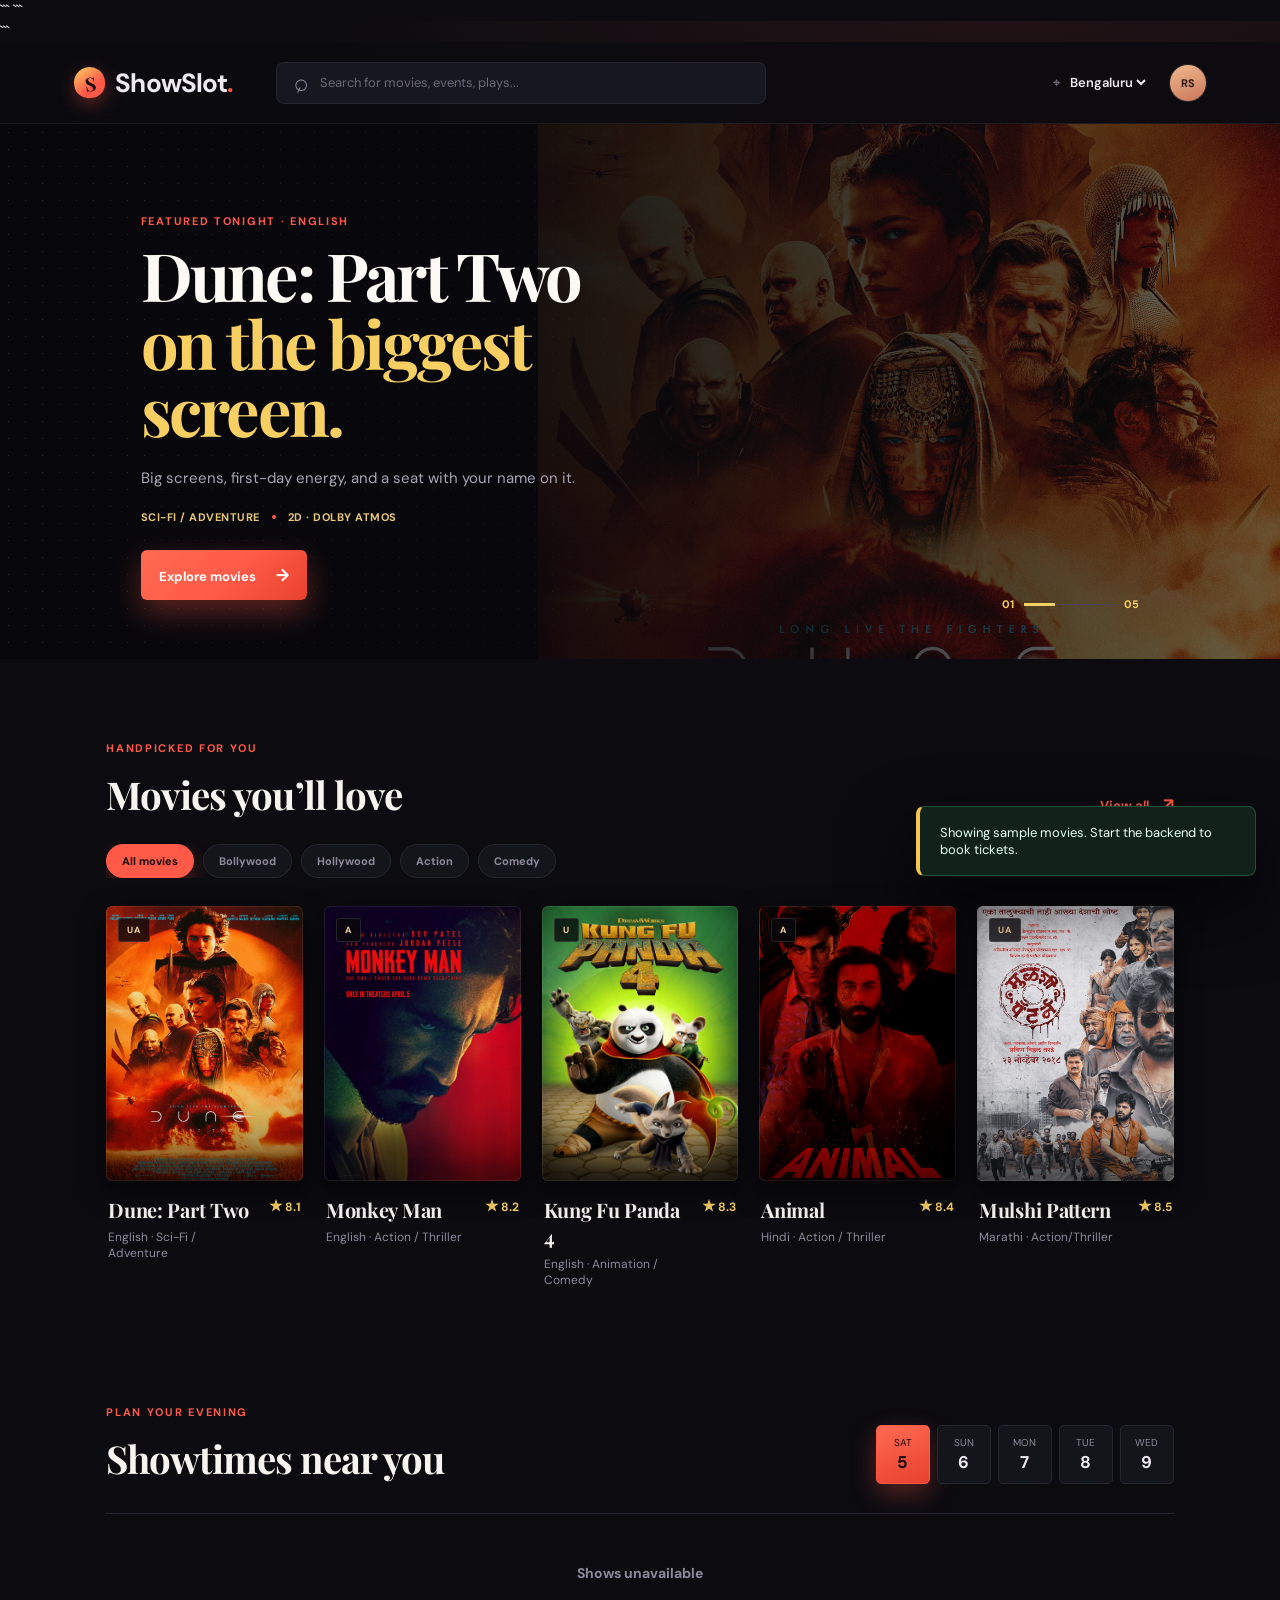
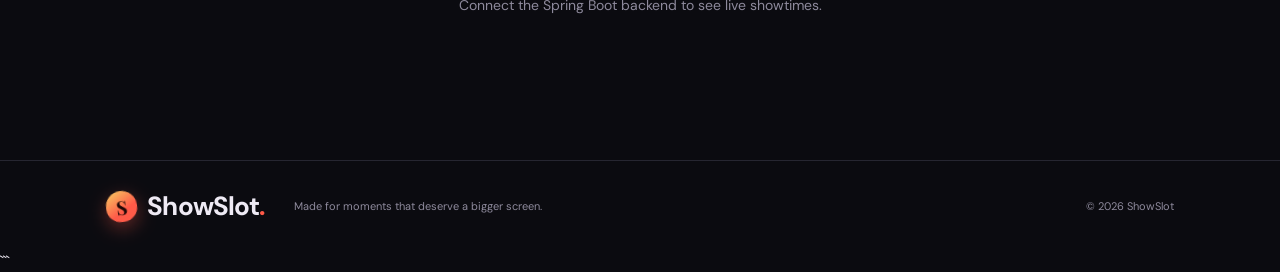
<file: ShowSlot-UI/index.html>
<!DOCTYPE html>

<html lang="en">
<head>
    <meta charset="UTF-8">
    <meta name="viewport" content="width=device-width, initial-scale=1.0">
    <meta name="description" content="Discover movies, showtimes and book your perfect seats.">
    <meta name="theme-color" content="#171719">
    <title>ShowSlot | Movies, Events & More</title>

```
<link rel="preconnect" href="https://fonts.googleapis.com">
<link rel="preconnect" href="https://fonts.gstatic.com" crossorigin>

<link
    href="https://fonts.googleapis.com/css2?family=DM+Sans:wght@400;500;600;700&family=Playfair+Display:wght@600;700&display=swap"
    rel="stylesheet"
>

<link rel="stylesheet" href="style.css">
```

</head>

<body>
    <div class="site-shell">

```
    <!-- =========================
         HEADER
    ========================== -->

    <header class="topbar">

        <a
            class="brand"
            href="#top"
            aria-label="ShowSlot home"
        >
            <span class="brand-mark" aria-hidden="true">S</span>

            <span class="brand-name" style="font-size: 1.25em;">ShowSlot<span class="brand-dot">.</span></span>
        </a>

        <label class="search-box">
            <span class="search-icon" aria-hidden="true">⌕</span>

            <input
                id="searchInput"
                type="search"
                placeholder="Search for movies, events, plays..."
                autocomplete="off"
                aria-label="Search movies, events and plays"
            >
        </label>

        <div class="header-actions">

            <label class="city-picker">
                <span aria-hidden="true">⌖</span>

                <select
                    id="citySelect"
                    aria-label="Select city"
                >
                    <option value="Bengaluru">Bengaluru</option>
                    <option value="Mumbai">Mumbai</option>
                    <option value="Delhi">Delhi</option>
                </select>
            </label>

            <button
                id="profileButton"
                class="profile-button"
                type="button"
                aria-label="Account"
            >
                RS
            </button>

        </div>
    </header>


    <!-- =========================
         MAIN CONTENT
    ========================== -->

    <main id="top">

        <!-- HERO -->

        <section
            class="hero-section"
            aria-label="Featured movie"
        >

            <div class="hero-image-wrap">
                <img
                    id="heroImage"
                    class="hero-image"
                    src="https://images.unsplash.com/photo-1534447677768-be436bb09401?w=1600"
                    alt="Featured movie artwork"
                >
            </div>

            <div class="hero-copy">

                <p class="eyebrow">
                    Featured tonight ·
                    <span id="heroLanguage">Now showing</span>
                </p>

                <h1 id="heroTitle">
                    Find a story<br>
                    <em>worth leaving home for.</em>
                </h1>

                <p
                    id="heroDescription"
                    class="hero-description"
                >
                    Big screens, first-day energy, and a seat with your name on it.
                </p>

                <div class="hero-details">

                    <span id="heroGenre">
                        Cinema · Experience
                    </span>

                    <i aria-hidden="true"></i>

                    <span>
                        2D · Dolby Atmos
                    </span>

                </div>

                <button
                    id="heroBrowseButton"
                    class="primary-button"
                    type="button"
                >
                    Explore movies
                    <span aria-hidden="true">→</span>
                </button>

            </div>

            <div
                class="hero-meta"
                aria-hidden="true"
            >
                <span>01</span>
                <i></i>
                <span id="heroCount">05</span>
            </div>

        </section>


        <!-- =========================
             MOVIES
        ========================== -->

        <section
            class="content-section"
            id="moviesSection"
            aria-labelledby="moviesHeading"
        >

            <div class="section-heading">

                <div>

                    <p class="eyebrow">
                        Handpicked for you
                    </p>

                    <h2 id="moviesHeading">
                        Movies you’ll love
                    </h2>

                </div>

                <button
                    id="viewAllButton"
                    class="text-button"
                    type="button"
                >
                    View all
                    <span aria-hidden="true">↗</span>
                </button>

            </div>


            <!-- Movie filters -->

            <div
                id="movieFilters"
                class="filter-rail"
                aria-label="Movie categories"
            >

                <button
                    class="filter-button active"
                    data-filter="All"
                    type="button"
                    aria-pressed="true"
                >
                    All movies
                </button>

                <button
                    class="filter-button"
                    data-filter="Hindi"
                    type="button"
                    aria-pressed="false"
                >
                    Bollywood
                </button>

                <button
                    class="filter-button"
                    data-filter="English"
                    type="button"
                    aria-pressed="false"
                >
                    Hollywood
                </button>

                <button
                    class="filter-button"
                    data-filter="Action"
                    type="button"
                    aria-pressed="false"
                >
                    Action
                </button>

                <button
                    class="filter-button"
                    data-filter="Comedy"
                    type="button"
                    aria-pressed="false"
                >
                    Comedy
                </button>

            </div>


            <!-- Movie cards are populated by app.js -->

            <div
                id="movieGrid"
                class="movie-grid"
                aria-live="polite"
                aria-busy="true"
            >
                <div class="loading-state">
                    <span class="loader" aria-hidden="true"></span>
                    Finding the best stories...
                </div>
            </div>

        </section>


        <!-- =========================
             SHOWTIMES
        ========================== -->

        <section
            class="showtimes-section"
            id="showtimesSection"
            aria-labelledby="showtimesHeading"
        >

            <div class="section-heading showtimes-heading">

                <div>

                    <p class="eyebrow">
                        Plan your evening
                    </p>

                    <h2 id="showtimesHeading">
                        Showtimes near you
                    </h2>

                </div>

                <div
                    id="datePicker"
                    class="date-picker"
                    aria-label="Choose date"
                ></div>

            </div>


            <div
                id="showList"
                class="show-list"
                aria-live="polite"
                aria-busy="true"
            >
                <div class="loading-state">
                    <span class="loader" aria-hidden="true"></span>
                    Loading showtimes...
                </div>
            </div>

        </section>

    </main>


    <!-- =========================
         FOOTER
    ========================== -->

    <footer class="footer">

        <div class="brand footer-brand">

            <span
                class="brand-mark"
                aria-hidden="true"
            >
                S
            </span>

            <span class="brand-name" style="font-size: 1.25em;">ShowSlot<span class="brand-dot">.</span></span>

        </div>

        <span>
            Made for moments that deserve a bigger screen.
        </span>

        <span>
            © 2026 ShowSlot
        </span>

    </footer>

</div>


<!-- =========================
     SEAT BOOKING MODAL
========================== -->

<div
    id="bookingModal"
    class="modal-backdrop"
    hidden
>

    <section
        class="booking-modal"
        role="dialog"
        aria-modal="true"
        aria-labelledby="modalTitle"
    >

        <button
            id="closeModalButton"
            class="close-button"
            type="button"
            aria-label="Close booking dialog"
        >
            ×
        </button>

        <div class="modal-header">

            <p class="eyebrow">
                Choose your view
            </p>

            <h2 id="modalTitle">
                Select your seats
            </h2>

            <p
                id="modalSubtitle"
                class="muted-text"
            ></p>

        </div>


        <div
            class="screen-label"
            aria-hidden="true"
        >
            <span></span>
            SCREEN
            <span></span>
        </div>


        <div
            id="seatGrid"
            class="seat-grid"
            aria-label="Seat selection"
        ></div>


        <div class="seat-legend">

            <span>
                <i class="legend-seat available"></i>
                Available
            </span>

            <span>
                <i class="legend-seat selected"></i>
                Selected
            </span>

            <span>
                <i class="legend-seat occupied"></i>
                Booked
            </span>

        </div>


        <div class="booking-bottom">

            <div>
                <span class="muted-text">
                    Total amount
                </span>

                <strong id="totalAmount">
                    ₹0
                </strong>
            </div>

            <button
                id="continueButton"
                class="primary-button"
                type="button"
                disabled
            >
                Continue
                <span aria-hidden="true">→</span>
            </button>

        </div>

    </section>

</div>


<!-- =========================
     CUSTOMER CONFIRMATION MODAL
========================== -->

<div
    id="customerModal"
    class="modal-backdrop"
    hidden
>

    <section
        class="booking-modal customer-modal"
        role="dialog"
        aria-modal="true"
        aria-labelledby="customerTitle"
    >

        <button
            id="closeCustomerButton"
            class="close-button"
            type="button"
            aria-label="Close booking dialog"
        >
            ×
        </button>

        <div class="modal-header">

            <p class="eyebrow">
                Almost there
            </p>

            <h2 id="customerTitle">
                Confirm your booking
            </h2>

            <p
                id="bookingProfileLabel"
                class="muted-text"
            ></p>

        </div>


        <form
            id="customerForm"
            class="customer-form"
        >

            <div class="form-summary">

                <span id="formSeats"></span>

                <strong id="formTotal"></strong>

            </div>

            <button
                class="primary-button form-submit"
                type="submit"
            >
                Confirm booking
                <span aria-hidden="true">→</span>
            </button>

            <p
                id="bookingError"
                class="form-error"
                role="alert"
            ></p>

        </form>

    </section>

</div>


<!-- =========================
     ACCOUNT MODAL
========================== -->

<div
    id="accountModal"
    class="modal-backdrop"
    hidden
>

    <section
        class="booking-modal account-modal"
        role="dialog"
        aria-modal="true"
        aria-labelledby="accountTitle"
    >

        <button
            id="closeAccountButton"
            class="close-button"
            type="button"
            aria-label="Close account dialog"
        >
            ×
        </button>


        <div class="modal-header">

            <p class="eyebrow">
                Your Showtime profile
            </p>

            <h2 id="accountTitle">
                Your tickets, together.
            </h2>

            <p class="muted-text">
                Create a profile before booking, or log in with your email or mobile number.
            </p>

        </div>


        <div
            id="profileAuth"
            class="profile-auth"
        >

            <div class="auth-tabs">

                <button
                    id="createTab"
                    class="auth-tab active"
                    type="button"
                >
                    Create profile
                </button>

                <button
                    id="loginTab"
                    class="auth-tab"
                    type="button"
                >
                    Log in
                </button>

            </div>


            <!-- Create profile -->

            <form
                id="profileCreateForm"
                class="account-form"
            >

                <label>
                    Full name

                    <input
                        id="profileName"
                        required
                        maxlength="100"
                        placeholder="Your name"
                    >
                </label>


                <label>
                    Email address

                    <input
                        id="profileEmail"
                        required
                        type="email"
                        maxlength="200"
                        placeholder="you@example.com"
                    >
                </label>


                <label>
                    Mobile number

                    <input
                        id="profilePhone"
                        required
                        type="tel"
                        pattern="[0-9+ ()-]{10,20}"
                        maxlength="20"
                        placeholder="98765 43210"
                    >
                </label>


                <button
                    class="primary-button form-submit"
                    type="submit"
                >
                    Create profile
                    <span aria-hidden="true">→</span>
                </button>


                <p
                    id="profileCreateError"
                    class="form-error"
                    role="alert"
                ></p>

            </form>


            <!-- Login -->

            <form
                id="profileLoginForm"
                class="account-form"
                hidden
            >

                <label>
                    Email or mobile number

                    <input
                        id="profileIdentifier"
                        required
                        placeholder="you@example.com or 98765 43210"
                    >
                </label>


                <button
                    class="primary-button form-submit"
                    type="submit"
                >
                    Log in
                    <span aria-hidden="true">→</span>
                </button>


                <p
                    id="profileLoginError"
                    class="form-error"
                    role="alert"
                ></p>

            </form>

        </div>


        <!-- Logged-in profile -->

        <div
            id="profileView"
            class="profile-view"
            hidden
        >

            <div class="profile-summary">

                <div
                    class="profile-avatar"
                    aria-hidden="true"
                >
                    S
                </div>

                <div>

                    <strong id="profileDisplayName"></strong>

                    <p id="profileDisplayContact"></p>

                </div>

                <button
                    id="logoutButton"
                    class="text-button"
                    type="button"
                >
                    Log out
                </button>

            </div>


            <h3 class="history-title">
                My bookings
            </h3>


            <div
                id="bookingHistory"
                class="booking-history"
                aria-live="polite"
            ></div>

        </div>

    </section>

</div>


<!-- =========================
     SUCCESS NOTIFICATION
========================== -->

<div
    id="successToast"
    class="success-toast"
    role="status"
    aria-live="polite"
></div>


<script src="app.js"></script>
```

</body>
</html>
</file>
<file: ShowSlot-UI/style.css>
* { box-sizing: border-box; }

:root {
    --ink: #eeeaf4;
    --muted: #8e8a9c;
    --paper: #0b0b10;
    --white: #15151d;
    --coral: #ff5a48;
    --coral-dark: #ff7b6c;
    --yellow: #f7cf63;
    --line: #262631;
    --green: #46d89b;
    --shadow: 0 30px 70px rgba(0, 0, 0, .65);
}

html { scroll-behavior: smooth; }
body { margin: 0; background: var(--paper); color: var(--ink); font-family: "DM Sans", sans-serif; -webkit-font-smoothing: antialiased; }
button, input, select { font: inherit; }
button { cursor: pointer; }
.site-shell { max-width: 1440px; margin: 0 auto; overflow: hidden; background: radial-gradient(1200px 600px at 78% -6%, rgba(255,90,72,.12), transparent 62%), var(--paper); }
.topbar { height: 82px; padding: 0 5.8vw; display: flex; align-items: center; gap: 44px; background: rgba(11,11,16,.82); border-bottom: 1px solid rgba(255,255,255,.07); position: sticky; top: 0; z-index: 20; backdrop-filter: blur(16px); }
.brand { display: flex; align-items: center; gap: 10px; color: var(--ink); font-size: 21px; font-weight: 700; text-decoration: none; letter-spacing: -.8px; white-space: nowrap; }
.brand-mark { width: 31px; height: 31px; display: grid; place-items: center; color: #200806; background: linear-gradient(150deg, var(--yellow), var(--coral) 62%); font-family: "Playfair Display", serif; border-radius: 50% 50% 46% 46%; font-size: 19px; transform: rotate(-8deg); box-shadow: 0 6px 18px rgba(255,90,72,.35); }
.brand-dot { color: var(--coral); }
.search-box { flex: 1; max-width: 490px; height: 42px; display: flex; align-items: center; gap: 10px; padding: 0 16px; background: #17171f; border: 1px solid rgba(255,255,255,.06); border-radius: 8px; color: var(--muted); transition: border-color .2s; }
.search-box:focus-within { border-color: rgba(255,90,72,.5); }
.search-box input { min-width: 0; width: 100%; border: 0; outline: 0; background: transparent; color: var(--ink); font-size: 13px; }
.search-box input::placeholder { color: #6b6779; }
.search-icon { font-size: 25px; line-height: 0; transform: rotate(-20deg); }
.header-actions { margin-left: auto; display: flex; align-items: center; gap: 21px; }
.city-picker { display: flex; align-items: center; gap: 6px; font-size: 13px; color: var(--muted); }
.city-picker select { border: 0; background: transparent; color: var(--ink); font-weight: 600; outline: 0; cursor: pointer; }
.city-picker select option { background: #15151d; color: var(--ink); }
.profile-button { width: 36px; height: 36px; border: 0; border-radius: 50%; background: linear-gradient(160deg, #f0b98d, #c9765a); color: #2b120a; font-size: 11px; font-weight: 700; box-shadow: 0 0 0 1px rgba(255,255,255,.12); }
.hero-section { min-height: 535px; padding: 86px 11% 55px; position: relative; display: flex; align-items: center; background: #08080c; color: #f6f2ec; isolation: isolate; overflow: hidden; }
.hero-section::before { content: ""; position: absolute; inset: 0; z-index: -1; background: linear-gradient(90deg, #08080c 0%, rgba(8,8,12,.97) 34%, rgba(8,8,12,.55) 70%, rgba(8,8,12,.25) 100%); }
.hero-section::after { content: ""; position: absolute; inset: 0; opacity: .16; z-index: -1; background-image: radial-gradient(rgba(255,214,168,.9) 0.7px, transparent .7px); background-size: 17px 17px; mask-image: linear-gradient(90deg, black, transparent 78%); }
.hero-image-wrap { position: absolute; inset: 0 0 0 42%; z-index: -2; overflow: hidden; }
.hero-image { width: 100%; height: 100%; display: block; object-fit: cover; object-position: center; opacity: .55; filter: saturate(.85) contrast(1.05); animation: hero-drift 14s ease-in-out infinite alternate; }
.hero-copy { max-width: 510px; z-index: 2; animation: rise .8s ease both; }
.eyebrow { margin: 0 0 13px; color: var(--coral); font-size: 11px; font-weight: 700; letter-spacing: 1.7px; text-transform: uppercase; }
.hero-copy h1 { margin: 0; font-family: "Playfair Display", serif; font-size: clamp(42px, 5.2vw, 76px); line-height: 1.02; letter-spacing: -2.8px; font-weight: 700; color: #fdfaf5; }
.hero-copy h1 em { color: var(--yellow); font-style: normal; }
.hero-description { margin: 22px 0 28px; color: #a9a4b4; font-size: 15px; line-height: 1.6; }
.hero-details { display: flex; align-items: center; gap: 12px; margin: -8px 0 26px; color: #e8c877; font-size: 11px; font-weight: 700; letter-spacing: .5px; text-transform: uppercase; }
.hero-details i { width: 4px; height: 4px; border-radius: 50%; background: var(--coral); }
.primary-button { padding: 14px 18px; border: 0; border-radius: 6px; background: linear-gradient(135deg, #ff6a52, var(--coral) 55%, #e8412f); color: #fff; font-size: 13px; font-weight: 700; box-shadow: 0 12px 30px rgba(255,90,72,.35); transition: transform .2s, box-shadow .2s, filter .2s; }
.primary-button span { padding-left: 17px; font-size: 17px; }
.primary-button:hover:not(:disabled) { filter: brightness(1.08); transform: translateY(-2px); box-shadow: 0 16px 38px rgba(255,90,72,.45); }
.primary-button:disabled { opacity: .35; cursor: not-allowed; box-shadow: none; filter: grayscale(.4); }
.hero-art { position: absolute; right: 7%; top: -50px; width: 49%; height: 600px; }
.hero-glow { position: absolute; width: 460px; height: 460px; right: 7%; top: 84px; border-radius: 50%; background: radial-gradient(circle at 38% 34%, #ff6a4f, #8a2018 68%); filter: blur(6px); opacity: .5; }
.hero-glow::before { content: ""; position: absolute; inset: 35px; border: 1px solid rgba(255,206,153,.45); border-radius: 50%; }
.film-reel { position: absolute; border: 13px solid #d59a58; border-radius: 50%; opacity: .78; box-shadow: inset 0 0 0 5px #3d1512, 0 0 40px rgba(255,140,90,.18); }
.film-reel::before, .film-reel::after { content: ""; position: absolute; inset: 25%; border: 8px dotted #3d1512; border-radius: 50%; }
.film-reel-one { width: 335px; height: 335px; right: 15%; top: 104px; transform: rotate(18deg); }
.film-reel-two { width: 170px; height: 170px; right: -1%; top: 330px; transform: rotate(-20deg); border-width: 8px; }
.hero-ticket { position: absolute; right: 36%; top: 218px; padding: 16px 20px; color: #22140c; background: linear-gradient(160deg, #ffdb7d, var(--yellow)); font-family: "Playfair Display", serif; font-size: 12px; letter-spacing: 2px; line-height: 1.5; transform: rotate(-8deg); box-shadow: 7px 10px 0 #4a1512; }
.hero-ticket strong { font-size: 22px; letter-spacing: 0; }
.hero-meta { position: absolute; right: 11%; bottom: 48px; display: flex; align-items: center; gap: 10px; color: var(--yellow); font-size: 11px; font-weight: 700; }
.hero-meta i { width: 90px; height: 1px; background: #4b4352; position: relative; }
.hero-meta i::before { content: ""; position: absolute; left: 0; top: -1px; width: 31px; height: 3px; background: var(--yellow); }
.content-section, .showtimes-section { padding: 82px 8.3% 38px; }
.showtimes-section { padding-top: 52px; padding-bottom: 82px; }
.section-heading { display: flex; justify-content: space-between; align-items: end; margin-bottom: 29px; }
.section-heading h2 { margin: 0; font-family: "Playfair Display", serif; font-size: clamp(30px, 3vw, 43px); letter-spacing: -1px; color: #f7f3ef; }
.text-button { padding: 5px 0; border: 0; background: none; color: var(--coral); font-size: 13px; font-weight: 700; transition: color .2s; }
.text-button:hover { color: var(--coral-dark); }
.text-button span { margin-left: 11px; font-size: 17px; }
.filter-rail { display: flex; gap: 9px; margin: -5px 0 28px; overflow-x: auto; scrollbar-width: none; }
.filter-rail::-webkit-scrollbar { display: none; }
.filter-button { padding: 9px 15px; border: 1px solid var(--line); border-radius: 999px; background: #14141b; color: var(--muted); font-size: 11px; font-weight: 700; white-space: nowrap; transition: .2s ease; }
.filter-button:hover { border-color: var(--coral); color: var(--coral); }
.filter-button.active { border-color: var(--coral); background: var(--coral); color: #1a0704; box-shadow: 0 8px 22px rgba(255,90,72,.28); }
.movie-grid { display: grid; grid-template-columns: repeat(5, minmax(0, 1fr)); gap: 21px; }
.movie-card { min-width: 0; animation: rise .6s ease both; }
.poster-wrap { aspect-ratio: 2 / 2.8; position: relative; overflow: hidden; border-radius: 6px; background: #1c1c25; box-shadow: 0 10px 26px rgba(0,0,0,.55); transition: box-shadow .35s ease; }
.poster-wrap::after { content: ""; position: absolute; inset: 0; border-radius: 6px; box-shadow: inset 0 0 0 1px rgba(255,255,255,.08), inset 0 -70px 70px -40px rgba(0,0,0,.75); pointer-events: none; }
.poster-wrap img { width: 100%; height: 100%; display: block; object-fit: cover; transition: transform .55s ease; }
.movie-card:hover .poster-wrap { box-shadow: 0 16px 38px rgba(0,0,0,.7), 0 0 0 1px rgba(255,90,72,.35); }
.movie-card:hover .poster-wrap img { transform: scale(1.045); }
.poster-badge { position: absolute; top: 12px; left: 12px; padding: 5px 8px; background: rgba(10,10,14,.78); color: #ffd9a1; border: 1px solid rgba(255,255,255,.12); border-radius: 3px; font-size: 9px; font-weight: 700; letter-spacing: 1px; backdrop-filter: blur(6px); }
.movie-info { padding: 15px 2px 0; display: flex; justify-content: space-between; gap: 10px; }
.movie-info h3 { margin: 0 0 6px; font-family: "Playfair Display", serif; font-size: 20px; letter-spacing: -.3px; color: #f5f1ee; }
.movie-info p { margin: 0; color: var(--muted); font-size: 12px; }
.movie-rating { flex: 0 0 auto; color: var(--yellow); font-size: 12px; font-weight: 700; }
.movie-rating span { color: var(--yellow); font-size: 15px; }
.movie-action { width: 100%; padding: 10px 2px 0; border: 0; border-top: 1px solid var(--line); background: transparent; color: var(--coral); text-align: left; font-size: 11px; font-weight: 700; opacity: 0; transform: translateY(4px); transition: .2s ease; }
.movie-action span { float: right; font-size: 16px; line-height: 10px; }
.movie-card:hover .movie-action, .movie-action:focus-visible { opacity: 1; transform: translateY(0); }
.date-picker { display: flex; gap: 7px; }
.date-button { width: 54px; height: 59px; display: flex; flex-direction: column; justify-content: center; align-items: center; gap: 2px; border: 1px solid var(--line); border-radius: 5px; background: #14141b; color: var(--muted); font-size: 10px; text-transform: uppercase; transition: .2s ease; }
.date-button:hover { border-color: rgba(255,90,72,.5); }
.date-button strong { color: var(--ink); font-size: 17px; }
.date-button.active { border-color: var(--coral); background: linear-gradient(160deg, #ff6a52, #e8412f); color: #2a0b07; box-shadow: 0 10px 26px rgba(255,90,72,.3); }
.date-button.active strong { color: #1a0704; }
.show-list { border-top: 1px solid var(--line); }
.show-row { display: grid; grid-template-columns: minmax(190px, 1.2fr) 1fr 1.5fr; align-items: center; gap: 25px; padding: 25px 0; border-bottom: 1px solid var(--line); transition: background .2s; }
.show-row:hover { background: rgba(255,255,255,.02); }
.show-movie { display: flex; align-items: center; gap: 15px; }
.mini-poster { width: 48px; height: 67px; flex: 0 0 auto; border-radius: 3px; object-fit: cover; box-shadow: 0 6px 16px rgba(0,0,0,.6); }
.show-movie h3 { margin: 0 0 5px; font-family: "Playfair Display", serif; font-size: 17px; color: #f2eee9; }
.show-movie p, .theatre-address { margin: 0; color: var(--muted); font-size: 11px; }
.show-theatre strong { display: block; margin-bottom: 5px; font-size: 13px; color: var(--ink); }
.show-times { display: flex; justify-content: flex-end; flex-wrap: wrap; gap: 8px; }
.time-button { padding: 10px 13px; border: 1px solid rgba(70,216,155,.3); border-radius: 4px; background: rgba(70,216,155,.08); color: var(--green); font-size: 11px; font-weight: 700; transition: all .2s; }
.time-button:hover { color: #052117; border-color: var(--green); background: var(--green); box-shadow: 0 8px 20px rgba(70,216,155,.25); }
.empty-state, .loading-state { padding: 50px 20px; color: var(--muted); text-align: center; font-size: 14px; }
.loader { width: 16px; height: 16px; display: inline-block; margin-right: 7px; vertical-align: -3px; border: 2px solid #2c2c37; border-top-color: var(--coral); border-radius: 50%; animation: spin .8s linear infinite; }
.footer { padding: 28px 8.3%; display: flex; align-items: center; gap: 30px; border-top: 1px solid var(--line); color: var(--muted); font-size: 11px; }
.footer > span:last-child { margin-left: auto; }

.modal-backdrop { position: fixed; inset: 0; z-index: 40; display: grid; place-items: center; padding: 20px; background: rgba(4,4,7,.75); backdrop-filter: blur(6px); }
.modal-backdrop[hidden] { display: none; }
.booking-modal { width: min(510px, 100%); max-height: 92vh; overflow: auto; position: relative; padding: 38px; border: 1px solid rgba(255,255,255,.08); border-radius: 12px; background: linear-gradient(180deg, #1a1a23, var(--white)); box-shadow: var(--shadow); animation: modal-in .25s ease both; }
.close-button { position: absolute; top: 18px; right: 20px; width: 28px; height: 28px; border: 0; border-radius: 50%; background: #23232d; color: var(--muted); font-size: 22px; line-height: 20px; transition: .2s; }
.close-button:hover { background: #2e2e3a; color: var(--ink); }
.modal-header h2 { margin: 0 0 7px; font-family: "Playfair Display", serif; font-size: 31px; letter-spacing: -.7px; color: #f7f3ef; }
.muted-text { margin: 0; color: var(--muted); font-size: 12px; }
.screen-label { display: flex; align-items: center; gap: 8px; margin: 36px 0 26px; color: #6f6b7d; font-size: 9px; letter-spacing: 2px; text-align: center; }
.screen-label span { height: 5px; flex: 1; border-top: 2px solid #4a4658; border-radius: 50%; box-shadow: 0 -6px 18px rgba(255,214,168,.16); }
.seat-grid { display: grid; grid-template-columns: repeat(10, 1fr); gap: 9px; }
.seat { aspect-ratio: 1; display: grid; place-items: center; border: 1px solid rgba(70,216,155,.32); border-radius: 4px 4px 7px 7px; background: rgba(70,216,155,.09); color: var(--green); font-size: 9px; transition: all .15s; }
.seat:hover:not(.occupied) { transform: translateY(-2px); border-color: var(--green); }
.seat.selected { border-color: var(--coral); background: var(--coral); color: #1a0704; box-shadow: 0 6px 16px rgba(255,90,72,.35); }
.seat.occupied { border-color: #2b2b35; background: #22222b; color: #5b5767; cursor: not-allowed; }
.seat-legend { display: flex; gap: 18px; margin: 27px 0; color: var(--muted); font-size: 10px; }
.legend-seat { width: 9px; height: 9px; display: inline-block; margin-right: 4px; border-radius: 2px; background: rgba(70,216,155,.09); border: 1px solid rgba(70,216,155,.32); }
.legend-seat.selected { background: var(--coral); border-color: var(--coral); }
.legend-seat.occupied { background: #22222b; border-color: #2b2b35; }
.booking-bottom { display: flex; align-items: center; justify-content: space-between; padding-top: 18px; border-top: 1px solid var(--line); }
.booking-bottom span { display: block; margin-bottom: 3px; color: var(--muted); }
.booking-bottom strong { font-size: 20px; color: var(--ink); }
.customer-form { display: grid; gap: 17px; margin-top: 28px; }
.customer-form label { display: grid; gap: 7px; color: #a6a1b4; font-size: 11px; font-weight: 700; }
.customer-form input { width: 100%; padding: 13px; border: 1px solid var(--line); border-radius: 4px; outline: 0; background: #101017; color: var(--ink); font-size: 13px; transition: border-color .2s, box-shadow .2s; }
.customer-form input:focus { border-color: var(--coral); box-shadow: 0 0 0 3px rgba(255,90,72,.15); }
.account-form { display: grid; gap: 13px; margin-top: 25px; padding-bottom: 24px; border-bottom: 1px solid var(--line); }
.account-form label { display: grid; gap: 7px; color: #a6a1b4; font-size: 11px; font-weight: 700; }
.account-form input { width: 100%; padding: 13px; border: 1px solid var(--line); border-radius: 4px; outline: 0; background: #101017; color: var(--ink); font-size: 13px; transition: border-color .2s, box-shadow .2s; }
.account-form input:focus { border-color: var(--coral); box-shadow: 0 0 0 3px rgba(255,90,72,.15); }
.auth-tabs { display: flex; gap: 20px; margin-top: 24px; border-bottom: 1px solid var(--line); }
.auth-tab { padding: 0 0 11px; border: 0; border-bottom: 2px solid transparent; background: transparent; color: var(--muted); font-size: 12px; font-weight: 700; }
.auth-tab.active { border-color: var(--coral); color: var(--ink); }
.profile-summary { display: flex; align-items: center; gap: 11px; margin-top: 26px; padding-bottom: 20px; border-bottom: 1px solid var(--line); }
.profile-avatar { width: 38px; height: 38px; display: grid; place-items: center; border-radius: 50%; background: linear-gradient(150deg, #ff6a52, #d63d34); color: #fff; font-family: "Playfair Display", serif; font-size: 20px; box-shadow: 0 8px 20px rgba(255,90,72,.3); }
.profile-summary strong { display: block; font-size: 14px; color: var(--ink); }
.profile-summary p { margin: 4px 0 0; color: var(--muted); font-size: 10px; }
.profile-summary .text-button { margin-left: auto; color: var(--muted); font-size: 11px; }
.history-title { margin: 22px 0 0; font-family: "Playfair Display", serif; font-size: 20px; color: #f2eee9; }
.booking-history { display: grid; gap: 11px; margin-top: 20px; }
.booking-card { padding: 16px; border: 1px solid var(--line); border-radius: 8px; background: #101017; }
.booking-card.cancelled { opacity: .5; }
.booking-card-heading, .booking-card-meta { display: flex; align-items: center; justify-content: space-between; gap: 12px; }
.booking-card-heading strong { font-family: "Playfair Display", serif; font-size: 17px; color: #f2eee9; }
.booking-card p { margin: 7px 0 14px; color: var(--muted); font-size: 11px; }
.booking-card-meta { color: var(--muted); font-size: 11px; }
.booking-card-meta strong { color: var(--ink); }
.booking-status { padding: 4px 7px; border-radius: 999px; background: rgba(70,216,155,.14); color: var(--green); font-size: 9px; font-weight: 700; letter-spacing: .7px; }
.cancelled .booking-status { background: #24242e; color: var(--muted); }
.cancel-booking { margin-top: 15px; padding: 7px 0; border: 0; background: transparent; color: var(--coral); font-size: 11px; font-weight: 700; }
.booking-empty { padding: 22px 8px; }
.form-summary { display: flex; justify-content: space-between; padding: 16px 0 2px; border-top: 1px solid var(--line); color: var(--muted); font-size: 12px; }
.form-summary strong { color: var(--ink); font-size: 17px; }
.form-submit { margin-top: 2px; }
.form-error { min-height: 16px; margin: 0; color: #ff8577; font-size: 11px; }
.success-toast { position: fixed; right: 24px; bottom: 24px; z-index: 60; max-width: 340px; padding: 17px 20px; transform: translateY(130px); border: 1px solid rgba(70,216,155,.25); border-left: 4px solid var(--green); border-radius: 8px; background: #11221b; color: #e7fff4; box-shadow: var(--shadow); font-size: 13px; transition: transform .3s ease; }
.success-toast.visible { transform: translateY(0); }
:focus-visible { outline: 2px solid var(--coral); outline-offset: 2px; }
@keyframes rise { from { opacity: 0; transform: translateY(18px); } to { opacity: 1; transform: translateY(0); } }
@keyframes spin { to { transform: rotate(360deg); } }
@keyframes modal-in { from { opacity: 0; transform: translateY(12px) scale(.98); } to { opacity: 1; transform: translateY(0) scale(1); } }
@keyframes hero-drift { from { transform: scale(1.02); } to { transform: scale(1.09) translateX(-1.5%); } }
@media (prefers-reduced-motion: reduce) {
    html { scroll-behavior: auto; }
    .hero-image, .movie-card, .hero-copy { animation: none; }
}
@media (max-width: 800px) {
    .topbar { height: auto; min-height: 72px; padding: 15px 5%; flex-wrap: wrap; gap: 15px; }
    .search-box { order: 3; flex-basis: 100%; max-width: none; }
    .header-actions { margin-left: auto; }
    .hero-section { min-height: 570px; padding: 58px 8%; align-items: start; }
    .hero-image-wrap { inset: 34% 0 0 0; }
    .hero-section::before { background: linear-gradient(180deg, #08080c 0%, rgba(8,8,12,.92) 47%, rgba(8,8,12,.45) 100%); }
    .hero-copy { max-width: 90%; }
    .hero-meta { right: 8%; bottom: 27px; }
    .content-section, .showtimes-section { padding: 58px 6% 25px; }
    .movie-grid { grid-template-columns: repeat(3, minmax(130px, 1fr)); gap: 12px; }
    .movie-action { opacity: 1; transform: none; }
    .movie-info { display: block; }
    .movie-info h3 { font-size: 16px; }
    .movie-rating { display: block; margin-top: 7px; }
    .showtimes-heading { display: block; }
    .date-picker { margin-top: 22px; }
    .show-row { grid-template-columns: 1fr; gap: 16px; }
    .show-times { justify-content: flex-start; }
    .footer { flex-wrap: wrap; padding: 25px 6%; }
    .footer > span:last-child { margin-left: 0; }
}
@media (max-width: 480px) {
    .brand { font-size: 18px; }
    .city-picker { font-size: 11px; }
    .hero-copy h1 { font-size: 44px; letter-spacing: -1.7px; }
    .hero-details { flex-wrap: wrap; line-height: 1.5; }
    .movie-grid { gap: 9px; }
    .movie-info h3 { font-size: 14px; }
    .movie-info p { font-size: 10px; }
    .booking-modal { padding: 32px 20px 24px; }
    .seat-grid { gap: 6px; }
}
</file>
